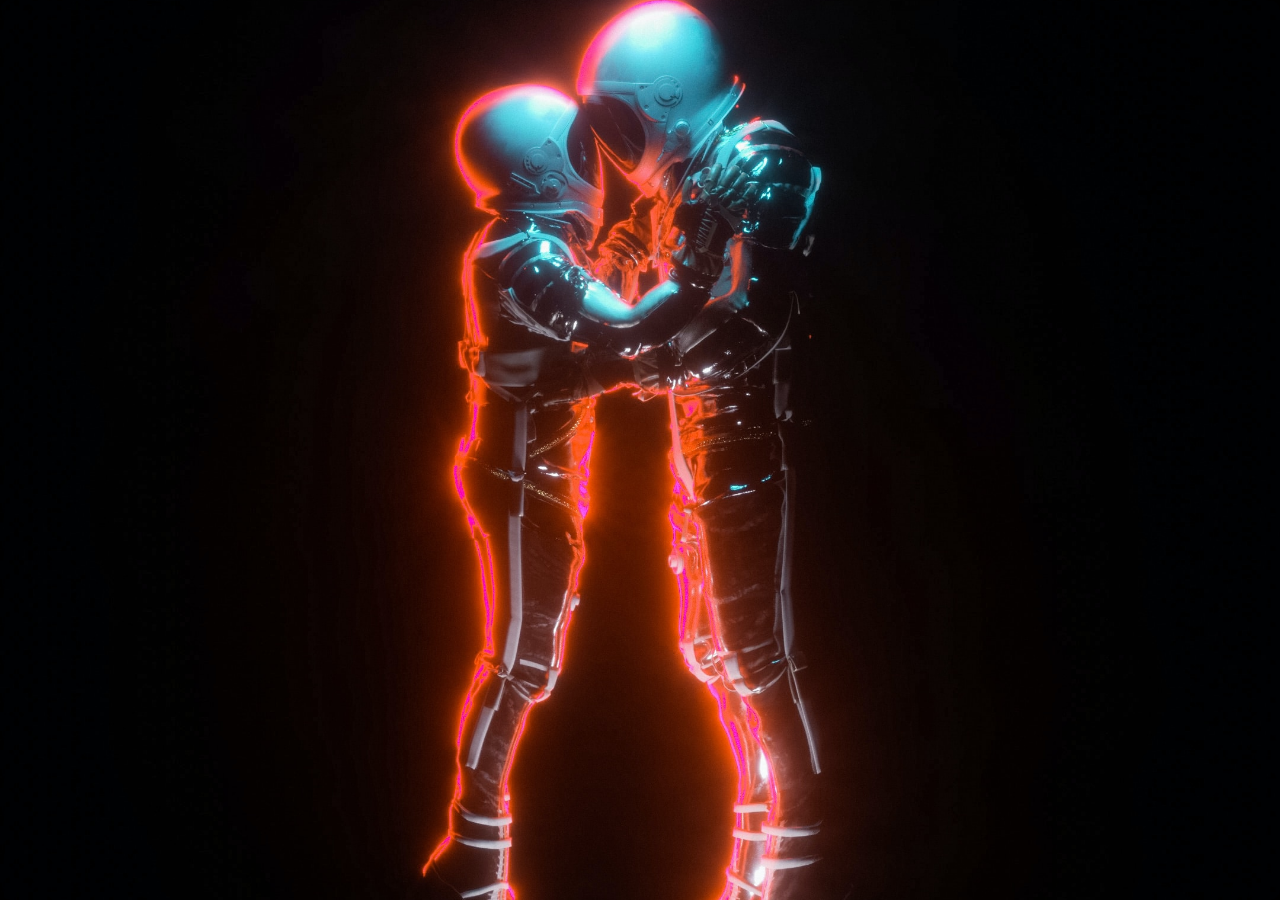
<file: card/index.html>
<!DOCTYPE html>
<html lang="en">
<head>
    <meta charset="UTF-8">
    <meta name="viewport" content="width=device-width, initial-scale=1.0">
    <link rel="stylesheet" href="style.css">
    <title>Document</title> 
</head>
<body>
    <div id="card">
        <div class="image-normal"></div>
        <div class="image-filtered"></div>
    </div>
    <script src="script.js"></script>
</body>
</html>
</file>
<file: card/style.css>
body {
    display: flex;
    justify-content: center;
    align-items: center;
    height: 100vh;
    background-color: #000000;
    margin: 0;

    overflow: hidden;
} 

#card {
    width: 500px;
    height: 500px;
    display: flex;
    justify-content: center;
    align-items: center;
    background-image: url('./img/astro.jpg');
    background-size: cover;
    background-position: center;
    border: 1px solid #ffffff10;
    border-radius: 10px;
    box-shadow: 0 0 10px rgba(0, 0, 0, 0.5);
    cursor: pointer;
    overflow: hidden;
}

.image-normal,
.image-filtered {
    position: absolute;
    top: 0;
    left: 0;
    width: 100%;
    height: 100%;
    background-image: url('./img/astro.jpg');
    background-size: cover;
    background-position: center;
    border-radius: 10px;
    transition: opacity 0.5s ease-in-out;
}

.image-filtered {
    filter: sepia(100%) hue-rotate(180deg) saturate(1000%);
    opacity: 0;
    /* Inicialmente oculto */
}

#card:hover .image-filtered {
    opacity: 1;
    /* Mostrar cuando se hace hover */
}



#card:hover {
    filter: grayscale(0%) sepia(0%) hue-rotate(0deg) saturate(100%);
}

.brillo {
    position: relative;
    top: 0;
    left: 0;
    
    width: 15%;
    height: 200%;
    background: #ffffffee;
    filter: blur(80px);
    animation: brilloDeLuz 4s infinite linear;
    pointer-events: none;
    opacity: .9;
    transition: all 0.5s ease-in-out;
    transform: translate(0px, -600px);
}

@keyframes brilloDeLuz {
    0% {
        transform: translate(0px, -800px) rotate(45deg);
        filter: blur(80px) invert(0%);
        opacity: .9;
        width: 15%;
    }

    50% {

        transform: translate(0px, 800px) rotate(45deg);
        filter: blur(300px) invert(100%);
        opacity: 0;
        width: 10%;
    }

    100% {

        transform: translate(0px, -800px) rotate(45deg);
        filter: blur(80px) invert(0%);
        opacity: .9;
        width: 15%;
    }

}

@media (max-width: 600px) {
    #card {
        width: 300px;
        height: 300px;
        overflow: hidden;
    }
}
</file>
